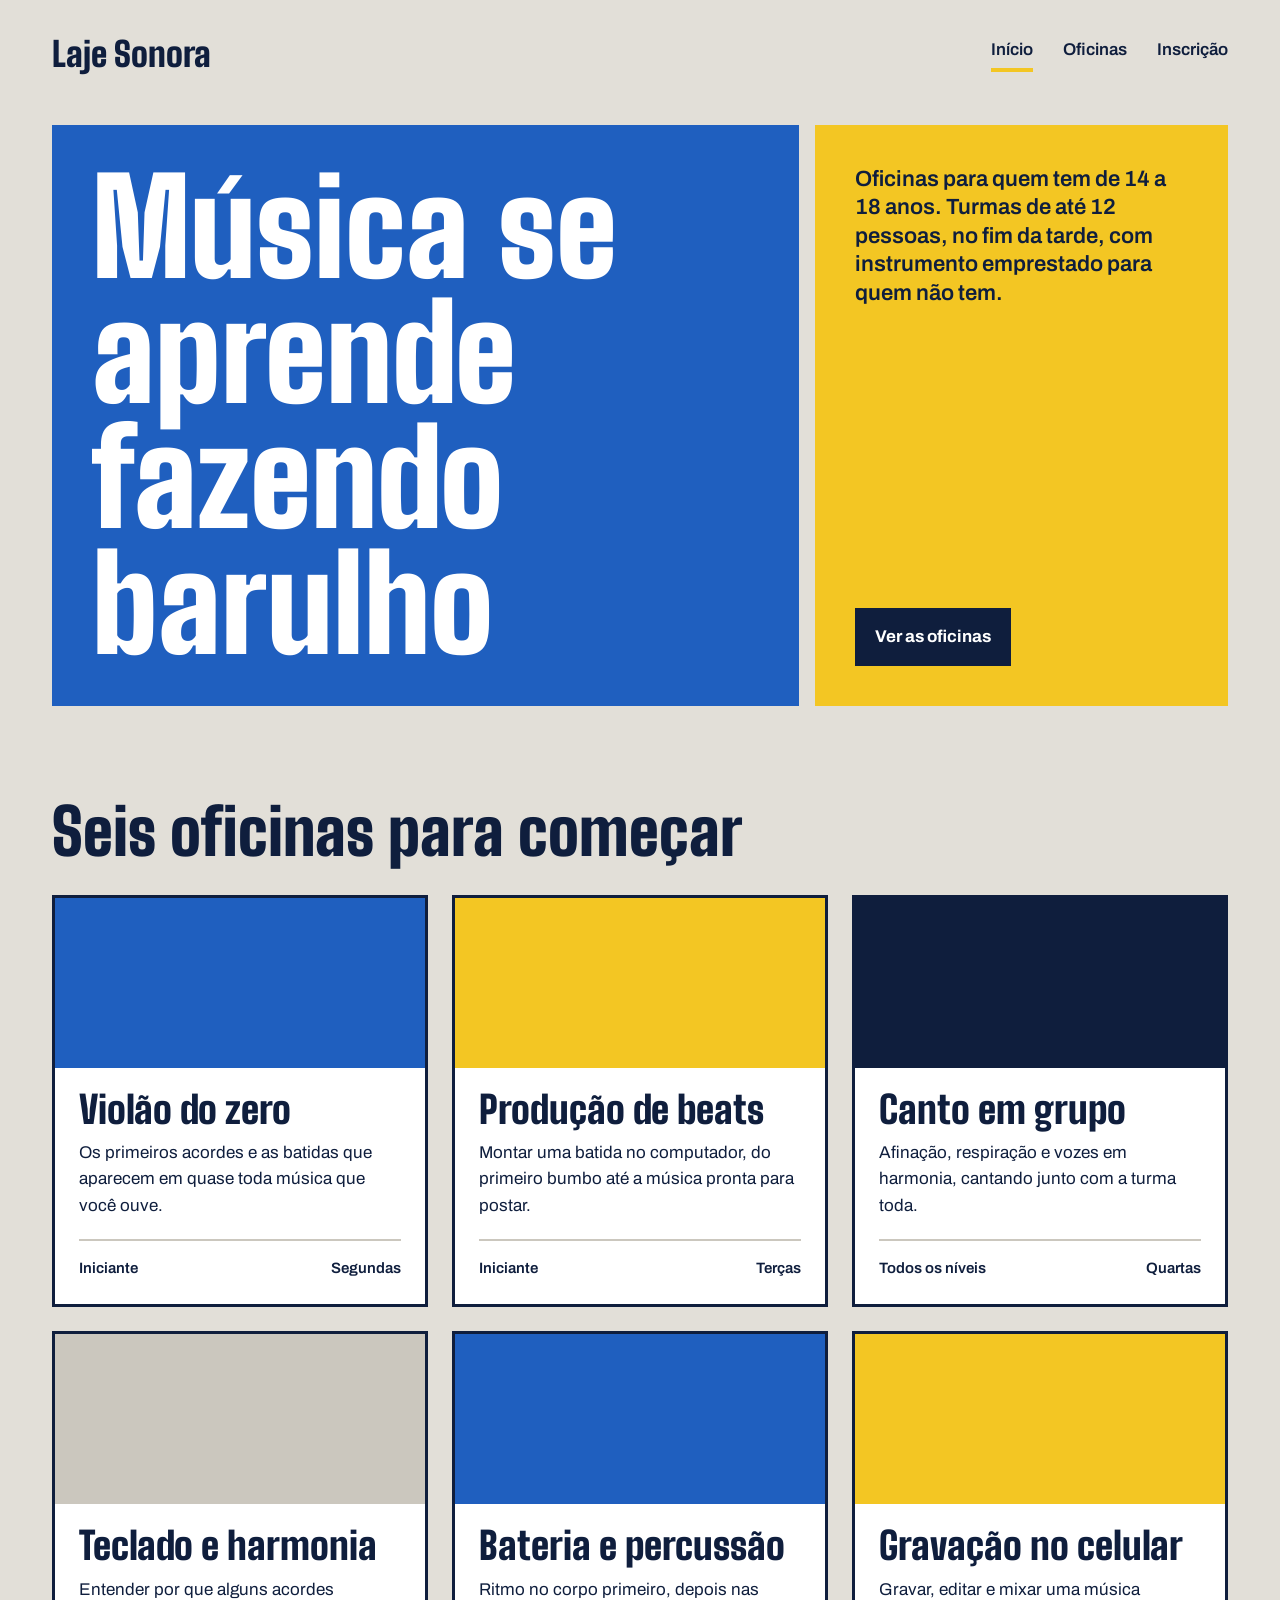
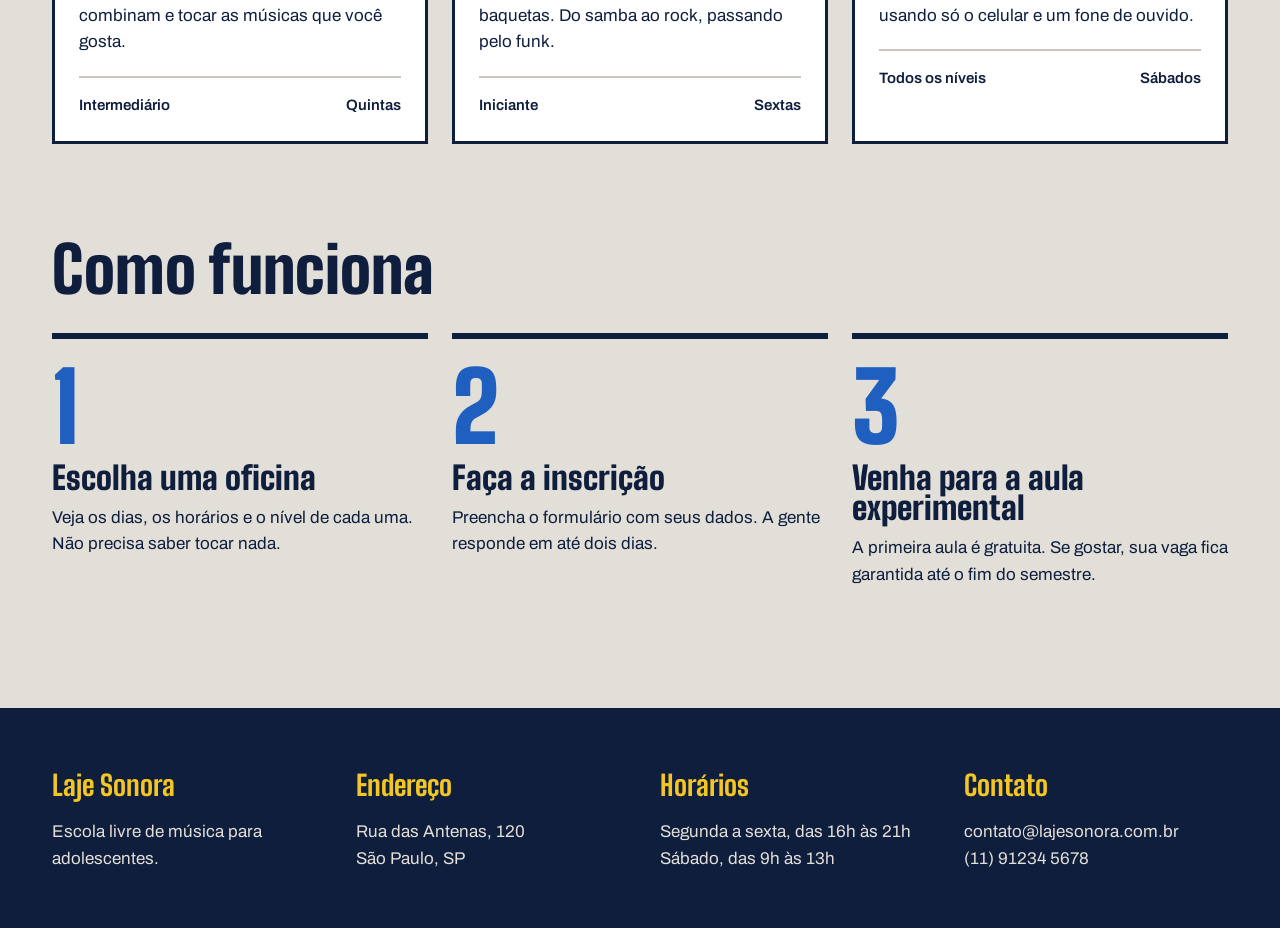
<file: index.html>
<!DOCTYPE html>
<html lang="pt-br">
<head>
    <meta charset="UTF-8">
    <meta name="viewport" content="width=device-width, initial-scale=1.0">
    <title>Laje Sonora | Ínicio</title>
    <link rel="preconnect" href="https://fonts.googleapis.com">
    <link rel="preconnect" href="https://fonts.gstatic.com" crossorigin>
    <link href="https://fonts.googleapis.com/css2?family=Archivo:ital,wght@0,100..900;1,100..900&family=Big+Shoulders:opsz,wght@10..72,100..900&display=swap" rel="stylesheet">
    <link rel="stylesheet" href="./index.css">
</head>
<body>
    <header class="conteudo topo">
        <a href="index.html" class="logo">Laje Sonora</a>
    <nav class="menu">
        <a href="index.html" class="atual">Início</a>
        <a href="oficinas.html">Oficinas</a>
        <a href="inscricao.html">Inscrição</a>
    </nav>
    </header>
    <main>
        <section class="conteudo cartazes">
            <div class="cartaz cartaz-principal"><h1>Música se aprende fazendo barulho</h1></div>
            <div class="cartaz cartaz-lateral">
                <p>Oficinas para quem tem de 14 a 18 anos. Turmas de até 12 pessoas, no fim da tarde, com instrumento emprestado para quem não tem.</p>
                <a href="oficinas.html" class="botao">Ver as oficinas</a>
            </div>
        </section>
        <section class="conteudo secao">
<h2 class="titulo-secao">Seis oficinas para começar</h2>
<div class="cards">
    <article class="card">
        <div class="foto foto-azul"></div>
        <div class="card-texto">
            <h3>Violão do zero</h3>
            <p>Os primeiros acordes e as batidas que aparecem em quase toda música que você ouve.</p>
            <div class="card-info">
                <span>Iniciante</span>
                <span>Segundas</span>
            </div>
        </div>
    </article>
    <article class="card">
        <div class="foto foto-amarela"></div>
        <div class="card-texto">
            <h3>Produção de beats</h3>
            <p>Montar uma batida no computador, do primeiro bumbo até a música pronta para postar.</p>
            <div class="card-info">
                <span>Iniciante</span>
                <span>Terças</span>
            </div>
        </div>
    </article>
    <article class="card">
        <div class="foto foto-tinta"></div>
        <div class="card-texto">
            <h3>Canto em grupo</h3>
            <p>Afinação, respiração e vozes em harmonia, cantando junto com a turma toda.</p>
            <div class="card-info">
                <span>Todos os níveis</span>
                <span>Quartas</span>
            </div>
        </div>
    </article>
    <article class="card">
        <div class="foto"></div>
        <div class="card-texto">
            <h3>Teclado e harmonia</h3>
            <p>Entender por que alguns acordes combinam e tocar as músicas que você gosta.</p>
            <div class="card-info">
                <span>Intermediário</span>
                <span>Quintas</span>
            </div>
        </div>
    </article>
    <article class="card">
        <div class="foto foto-azul"></div>
        <div class="card-texto">
            <h3>Bateria e percussão</h3>
            <p>Ritmo no corpo primeiro, depois nas baquetas. Do samba ao rock, passando pelo funk.</p>
            <div class="card-info">
                <span>Iniciante</span>
                <span>Sextas</span>
            </div>
        </div>
    </article>
    <article class="card">
        <div class="foto foto-amarela"></div>
        <div class="card-texto">
            <h3>Gravação no celular</h3>
            <p>Gravar, editar e mixar uma música usando só o celular e um fone de ouvido.</p>
            <div class="card-info">
                <span>Todos os níveis</span>
                <span>Sábados</span>
            </div>
        </div>
    </article>
</div>
        </section>
        <section class="conteudo secao">
            <h2 class="titulo-secao">Como funciona</h2>
            <div class="passos">
                <div class="passo">
                    <p class="passo-numero">1</p>
                    <h3>Escolha uma oficina</h3>
                    <p>Veja os dias, os horários e o nível de cada uma. Não precisa saber tocar nada.</p>
                </div>
                <div class="passo">
                    <p class="passo-numero">2</p>
                    <h3>Faça a inscrição</h3>
                    <p>Preencha o formulário com seus dados. A gente responde em até dois dias.</p>
                </div>
                <div class="passo">
                    <p class="passo-numero">3</p>
                    <h3>Venha para a aula experimental</h3>
                    <p>A primeira aula é gratuita. Se gostar, sua vaga fica garantida até o fim do semestre.</p>
                </div>
            </div>
        </section>
    </main>
    <footer class="rodape">
        <div class="conteudo rodape-colunas">
            <div class="rodape-coluna">
                <h4>Laje Sonora</h4>
                <p>Escola livre de música para adolescentes.</p>
            </div>
            <div class="rodape-coluna">
                <h4>Endereço</h4>
                <p>Rua das Antenas, 120 <br> São Paulo, SP</p>
            </div>
            <div class="rodape-coluna">
                <h4>Horários</h4>
                <p>Segunda a sexta, das 16h às 21h <br> Sábado, das 9h às 13h</p>
            </div>
            <div class="rodape-coluna">
                <h4>Contato</h4>
                <p>contato@lajesonora.com.br <br> (11) 91234 5678</p>
            </div>
        </div>
    </footer>
</body>
</html>
</file>
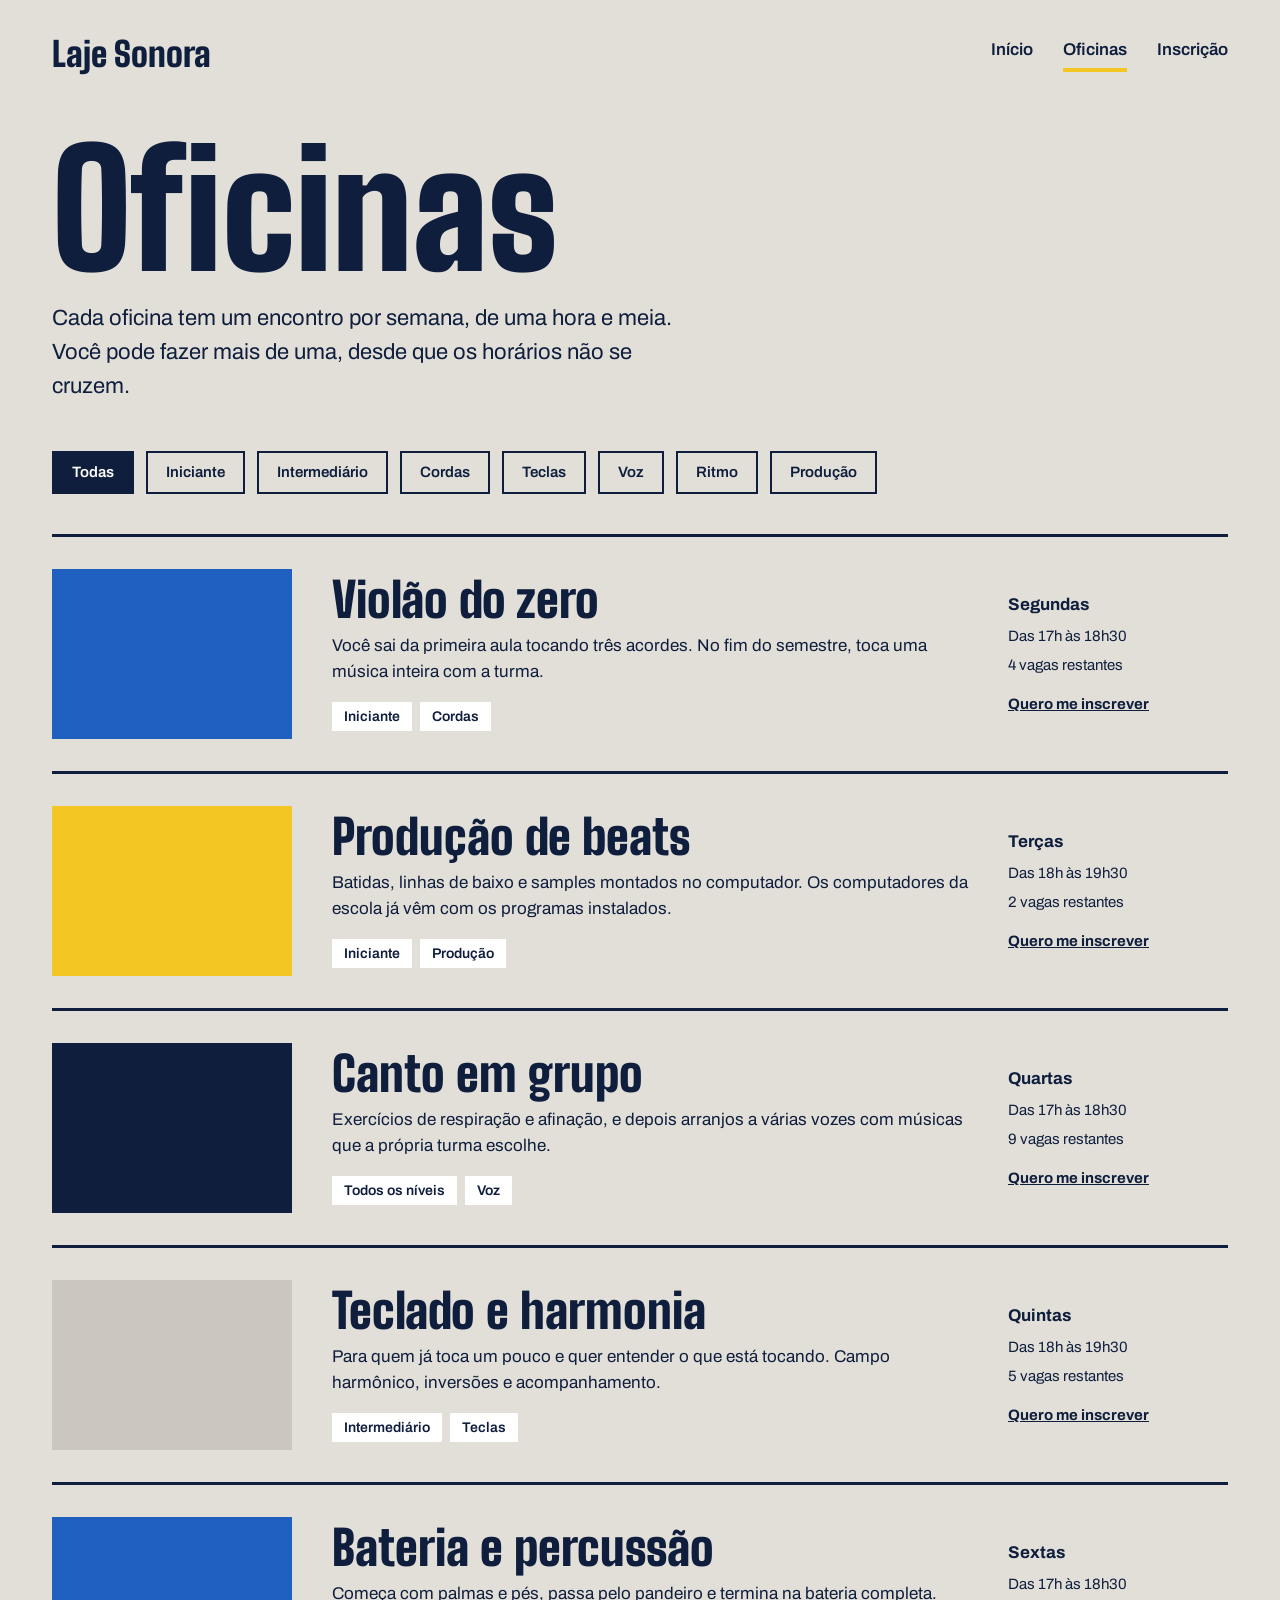
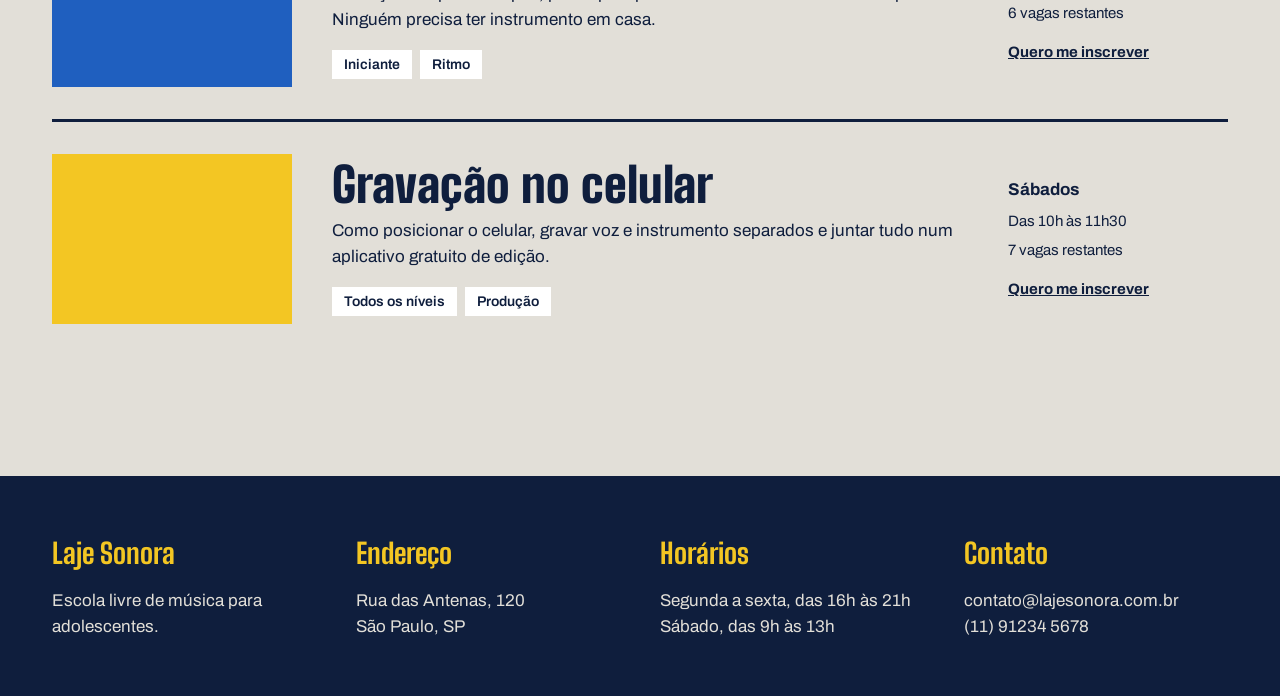
<file: oficinas.html>
<!DOCTYPE html>
<html lang="pt-br">
<head>
    <meta charset="UTF-8">
    <meta name="viewport" content="width=device-width, initial-scale=1.0">
    <title>Laje Sonora | Oficinas</title>
    <link rel="preconnect" href="https://fonts.googleapis.com">
    <link rel="preconnect" href="https://fonts.gstatic.com" crossorigin>
    <link href="https://fonts.googleapis.com/css2?family=Archivo:ital,wght@0,100..900;1,100..900&family=Big+Shoulders:opsz,wght@10..72,100..900&display=swap" rel="stylesheet">
    <link rel="stylesheet" href="./oficinas.css">
</head>
<body>
    <header class="conteudo topo">
        <a href="index.html" class="logo">Laje Sonora</a>
        <nav class="menu">
            <a href="index.html">Início</a>
            <a href="oficinas.html" class="atual">Oficinas</a>
            <a href="inscricao.html">Inscrição</a>
        </nav>
    </header>

    <main class="conteudo">
        <h1 class="titulo-pagina">Oficinas</h1>

        <p class="subtitulo-pagina">Cada oficina tem um encontro por semana, de uma hora e meia. Você pode fazer mais de uma, desde que os horários não se cruzem.</p>

        <div class="filtros">
            <span class="filtro ativo">Todas</span>
            <span class="filtro">Iniciante</span>
            <span class="filtro">Intermediário</span>
            <span class="filtro">Cordas</span>
            <span class="filtro">Teclas</span>
            <span class="filtro">Voz</span>
            <span class="filtro">Ritmo</span>
            <span class="filtro">Produção</span>
        </div>

        <div class="lista">

            <article class="oficina">
                <div class="foto foto-azul"></div>
                <div class="oficina-texto">
                    <h2>Violão do zero</h2>
                    <p>Você sai da primeira aula tocando três acordes. No fim do semestre, toca uma música inteira com a turma.</p>
                    <div class="etiquetas">
                        <span class="etiqueta">Iniciante</span>
                        <span class="etiqueta">Cordas</span>
                    </div>
                </div>
                <div class="oficina-detalhes">
                    <strong>Segundas</strong>
                    <span>Das 17h às 18h30</span>
                    <span>4 vagas restantes</span>
                    <a href="inscricao.html">Quero me inscrever</a>
                </div>
            </article>

            <article class="oficina">
                <div class="foto foto-amarela"></div>
                <div class="oficina-texto">
                    <h2>Produção de beats</h2>
                    <p>Batidas, linhas de baixo e samples montados no computador. Os computadores da escola já vêm com os programas instalados.</p>
                    <div class="etiquetas">
                        <span class="etiqueta">Iniciante</span>
                        <span class="etiqueta">Produção</span>
                    </div>
                </div>
                <div class="oficina-detalhes">
                    <strong>Terças</strong>
                    <span>Das 18h às 19h30</span>
                    <span>2 vagas restantes</span>
                    <a href="inscricao.html">Quero me inscrever</a>
                </div>
            </article>

            <article class="oficina">
                <div class="foto foto-tinta"></div>
                <div class="oficina-texto">
                    <h2>Canto em grupo</h2>
                    <p>Exercícios de respiração e afinação, e depois arranjos a várias vozes com músicas que a própria turma escolhe.</p>
                    <div class="etiquetas">
                        <span class="etiqueta">Todos os níveis</span>
                        <span class="etiqueta">Voz</span>
                    </div>
                </div>
                <div class="oficina-detalhes">
                    <strong>Quartas</strong>
                    <span>Das 17h às 18h30</span>
                    <span>9 vagas restantes</span>
                    <a href="inscricao.html">Quero me inscrever</a>
                </div>
            </article>

            <article class="oficina">
                <div class="foto"></div>
                <div class="oficina-texto">
                    <h2>Teclado e harmonia</h2>
                    <p>Para quem já toca um pouco e quer entender o que está tocando. Campo harmônico, inversões e acompanhamento.</p>
                    <div class="etiquetas">
                        <span class="etiqueta">Intermediário</span>
                        <span class="etiqueta">Teclas</span>
                    </div>
                </div>
                <div class="oficina-detalhes">
                    <strong>Quintas</strong>
                    <span>Das 18h às 19h30</span>
                    <span>5 vagas restantes</span>
                    <a href="inscricao.html">Quero me inscrever</a>
                </div>
            </article>

            <article class="oficina">
                <div class="foto foto-azul"></div>
                <div class="oficina-texto">
                    <h2>Bateria e percussão</h2>
                    <p>Começa com palmas e pés, passa pelo pandeiro e termina na bateria completa. Ninguém precisa ter instrumento em casa.</p>
                    <div class="etiquetas">
                        <span class="etiqueta">Iniciante</span>
                        <span class="etiqueta">Ritmo</span>
                    </div>
                </div>
                <div class="oficina-detalhes">
                    <strong>Sextas</strong>
                    <span>Das 17h às 18h30</span>
                    <span>6 vagas restantes</span>
                    <a href="inscricao.html">Quero me inscrever</a>
                </div>
            </article>

            <article class="oficina">
                <div class="foto foto-amarela"></div>
                <div class="oficina-texto">
                    <h2>Gravação no celular</h2>
                    <p>Como posicionar o celular, gravar voz e instrumento separados e juntar tudo num aplicativo gratuito de edição.</p>
                    <div class="etiquetas">
                        <span class="etiqueta">Todos os níveis</span>
                        <span class="etiqueta">Produção</span>
                    </div>
                </div>
                <div class="oficina-detalhes">
                    <strong>Sábados</strong>
                    <span>Das 10h às 11h30</span>
                    <span>7 vagas restantes</span>
                    <a href="inscricao.html">Quero me inscrever</a>
                </div>
            </article>

        </div>
    </main>

    <footer class="rodape">
        <div class="conteudo rodape-colunas">
            <div class="rodape-coluna">
                <h4>Laje Sonora</h4>
                <p>Escola livre de música para adolescentes.</p>
            </div>
            <div class="rodape-coluna">
                <h4>Endereço</h4>
                <p>Rua das Antenas, 120 <br> São Paulo, SP</p>
            </div>
            <div class="rodape-coluna">
                <h4>Horários</h4>
                <p>Segunda a sexta, das 16h às 21h <br> Sábado, das 9h às 13h</p>
            </div>
            <div class="rodape-coluna">
                <h4>Contato</h4>
                <p>contato@lajesonora.com.br <br> (11) 91234 5678</p>
            </div>
        </div>
    </footer>
</body>
</html>
</file>
<file: index.css>
* {
    margin: 0;
    padding: 0;
    box-sizing: border-box;
}

:root {
    --concreto: #E2DFD8;
    --concreto-escuro: #CBC7BE;
    --tinta: #0F1E3D;
    --caixa-dagua: #1F5FBF;
    --fita: #F3C623;
    --branco: #FFFFFF;

    --fonte-cartaz: "Big Shoulders", "Arial Narrow", sans-serif;
    --fonte-texto: "Archivo", Arial, sans-serif;
}

body {
    background: var(--concreto);
    color: var(--tinta);
    font-family: var(--fonte-texto);
    font-size: 17px;
    line-height: 1.55;
}

a {
    color: inherit;
}

h1, h2, h3 {
    font-family: var(--fonte-cartaz);
    font-weight: 900;
    line-height: 0.95;
}

.conteudo {
    max-width: 1200px;
    margin-inline: auto;
    padding-inline: 12px;
}

.topo {
    padding-block: 28px;
    display: flex;
    justify-content: space-between;
    align-items: center;
}

.logo {
    font-family: var(--fonte-cartaz);
    font-size: 34px;
    font-weight: 900;
    text-decoration: none;
}

.menu {
    display: flex;
    gap: 30px;

    a {
        font-weight: 600;
        text-decoration: none;
        padding-bottom: 4px;
        border-bottom: 4px solid transparent;
    }

    a:hover {
        border-bottom-color: var(--tinta);
    }

    a.atual {
        border-bottom-color: var(--fita);
    }
}

.cartazes {
    margin-top: 16px;
    display: flex;
    gap: 16px;
}

.cartaz {
    padding: 40px;
}

.cartaz-principal {
    background: var(--caixa-dagua);
    color: var(--branco);
    flex: 2;
}

.cartaz-principal h1 {
    font-size: 132px;
    max-width: 9ch;
}

.cartaz-lateral {
    background: var(--fita);
    flex: 1;
    display: flex;
    flex-direction: column;
    justify-content: space-between;
    gap: 32px;
    align-items: flex-start;
}

.cartaz-lateral p {
    font-size: 22px;
    font-weight: 600;
    line-height: 1.3;
}

.botao {
    background: var(--tinta);
    color: var(--branco);
    font-weight: 700;
    text-decoration: none;
    padding: 16px 20px;
    border: none;
    font-family: var(--fonte-texto);
    font-size: 17px;
    cursor: pointer;
}

.botao:hover {
    background-color: var(--caixa-dagua);
}

.secao {
    margin-top: 96px;
}

.titulo-secao {
    font-size: 64px;
    margin-bottom: 32px;
}

.cards {
    display: flex;
    flex-wrap: wrap;
    gap: 24px;
}

.card {
    background: var(--branco);
    border: 3px solid var(--tinta);
    flex: 1 1 340px;
}

.card .foto {
    height: 170px;
}

.foto {
    background: var(--concreto-escuro);
}

.foto-azul {
    background: var(--caixa-dagua);
}

.foto-amarela {
    background: var(--fita);
}

.foto-tinta {
    background: var(--tinta);
}

.card-texto {
    padding: 24px;
}

.card h3 {
    font-size: 38px;
    margin-bottom: 12px;
}

.card-info {
    margin-top: 20px;
    padding-top: 16px;
    border-top: 2px solid var(--concreto-escuro);
    font-weight: 600;
    font-size: 15px;
    display: flex;
    justify-content: space-between;
}
.passos {
    display: flex;
    gap: 24px;
}

.passo {
    border-top: 6px solid var(--tinta);
    padding-top: 20px;
    flex: 1;
}

.passo-numero {
    font-family: var(--fonte-cartaz);
    font-size: 96px;
    font-weight: 900;
    line-height: 1;
    color: var(--caixa-dagua);
}

.passo h3 {
    font-size: 32px;
    margin-block: 8px 12px;
}

.rodape {
    margin-top: 120px;
    background: var(--tinta);
    color: var(--concreto);
    padding-block: 56px;
}

.rodape-colunas {
    display: flex;
    gap: 40px;
}

.rodape-coluna {
    flex: 1;
}

.rodape h4 {
    font-family: var(--fonte-cartaz);
    font-size: 28px;
    color: var(--fita);
    margin-bottom: 12px;
}
</file>
<file: oficinas.css>
* {
    margin: 0;
    padding: 0;
    box-sizing: border-box;
}

:root {
    --concreto: #E2DFD8;
    --concreto-escuro: #CBC7BE;
    --tinta: #0F1E3D;
    --caixa-dagua: #1F5FBF;
    --fita: #F3C623;
    --branco: #FFFFFF;

    --fonte-cartaz: "Big Shoulders", "Arial Narrow", sans-serif;
    --fonte-texto: "Archivo", Arial, sans-serif;
}

body {
    background: var(--concreto);
    color: var(--tinta);
    font-family: var(--fonte-texto);
    font-size: 17px;
    line-height: 1.55;
}

a {
    color: inherit;
}

h1, h2, h3 {
    font-family: var(--fonte-cartaz);
    font-weight: 900;
    line-height: 0.95;
}

.conteudo {
    max-width: 1200px;
    margin-inline: auto;
    padding-inline: 12px;
}

.topo {
    padding-block: 28px;
    display: flex;
    justify-content: space-between;
    align-items: center;
}

.logo {
    font-family: var(--fonte-cartaz);
    font-size: 34px;
    font-weight: 900;
    text-decoration: none;
}

.menu {
    display: flex;
    gap: 30px;

    a {
        font-weight: 600;
        text-decoration: none;
        padding-bottom: 4px;
        border-bottom: 4px solid transparent;
    }

    a:hover {
        border-bottom-color: var(--tinta);
    }

    a.atual {
        border-bottom-color: var(--fita);
    }
}

.cartazes {
    margin-top: 16px;
    display: flex;
    gap: 16px;
}

.cartaz {
    padding: 40px;
}

.cartaz-principal {
    background: var(--caixa-dagua);
    color: var(--branco);
    flex: 2;
}

.cartaz-principal h1 {
    font-size: 132px;
    max-width: 9ch;
}

.cartaz-lateral {
    background: var(--fita);
    flex: 1;
    display: flex;
    flex-direction: column;
    justify-content: space-between;
    gap: 32px;
    align-items: flex-start;
}

.cartaz-lateral p {
    font-size: 22px;
    font-weight: 600;
    line-height: 1.3;
}

.botao {
    background: var(--tinta);
    color: var(--branco);
    font-weight: 700;
    text-decoration: none;
    padding: 16px 20px;
    border: none;
    font-family: var(--fonte-texto);
    font-size: 17px;
    cursor: pointer;
}

.botao:hover {
    background-color: var(--caixa-dagua);
}

.secao {
    margin-top: 96px;
}

.titulo-secao {
    font-size: 64px;
    margin-bottom: 32px;
}

.cards {
    display: flex;
    flex-wrap: wrap;
    gap: 24px;
}

.card {
    background: var(--branco);
    border: 3px solid var(--tinta);
    flex: 1 1 340px;
}

.card .foto {
    height: 170px;
}

.foto {
    background: var(--concreto-escuro);
}

.foto-azul {
    background: var(--caixa-dagua);
}

.foto-amarela {
    background: var(--fita);
}

.foto-tinta {
    background: var(--tinta);
}

.card-texto {
    padding: 24px;
}

.card h3 {
    font-size: 38px;
    margin-bottom: 12px;
}

.card-info {
    margin-top: 20px;
    padding-top: 16px;
    border-top: 2px solid var(--concreto-escuro);
    font-weight: 600;
    font-size: 15px;
    display: flex;
    justify-content: space-between;
}
.passos {
    display: flex;
    gap: 24px;
}

.passo {
    border-top: 6px solid var(--tinta);
    padding-top: 20px;
    flex: 1;
}

.passo-numero {
    font-family: var(--fonte-cartaz);
    font-size: 96px;
    font-weight: 900;
    line-height: 1;
    color: var(--caixa-dagua);
}

.passo h3 {
    font-size: 32px;
    margin-block: 8px 12px;
}

.rodape {
    margin-top: 120px;
    background: var(--tinta);
    color: var(--concreto);
    padding-block: 56px;
}

.rodape-colunas {
    display: flex;
    gap: 40px;
}

.rodape-coluna {
    flex: 1;
}

.rodape h4 {
    font-family: var(--fonte-cartaz);
    font-size: 28px;
    color: var(--fita);
    margin-bottom: 12px;
}



.titulo-pagina {
    font-size: 160px;
    margin-top: 24px;
}

.subtitulo-pagina {
    font-size: 22px;
    max-width: 640px;
    margin-top: 16px;
}

.filtros {
    margin-top: 48px;
    display: flex;
    flex-wrap: wrap;
    gap: 12px;
}

.filtro {
    border: 2px solid var(--tinta);
    padding: 8px 18px;
    font-weight: 600;
    font-size: 15px;
}

.filtro.ativo {
    background: var(--tinta);
    color: var(--branco);
}

.lista {
    margin-top: 40px;
}

.oficina {
    padding-block: 32px;
    border-top: 3px solid var(--tinta);
    display: flex;
    align-items: center;
    gap: 40px;
}

.oficina .foto {
    width: 240px;
    height: 170px;
    flex-shrink: 0;
}

.oficina-texto {
    flex: 1;
}

.oficina h2 {
    font-size: 48px;
    margin-bottom: 10px;
}

.etiquetas {
    margin-top: 16px;
    display: flex;
    gap: 8px;
}

.etiqueta {
    background: var(--branco);
    padding: 4px 12px;
    font-size: 14px;
    font-weight: 600;
}

.oficina-detalhes {
    width: 220px;
    font-size: 15px;
    display: flex;
    flex-direction: column;
    gap: 6px;
}

.oficina-detalhes strong {
    font-size: 17px;
}

.oficina-detalhes a {
    margin-top: 10px;
    font-weight: 700;
}
</file>
